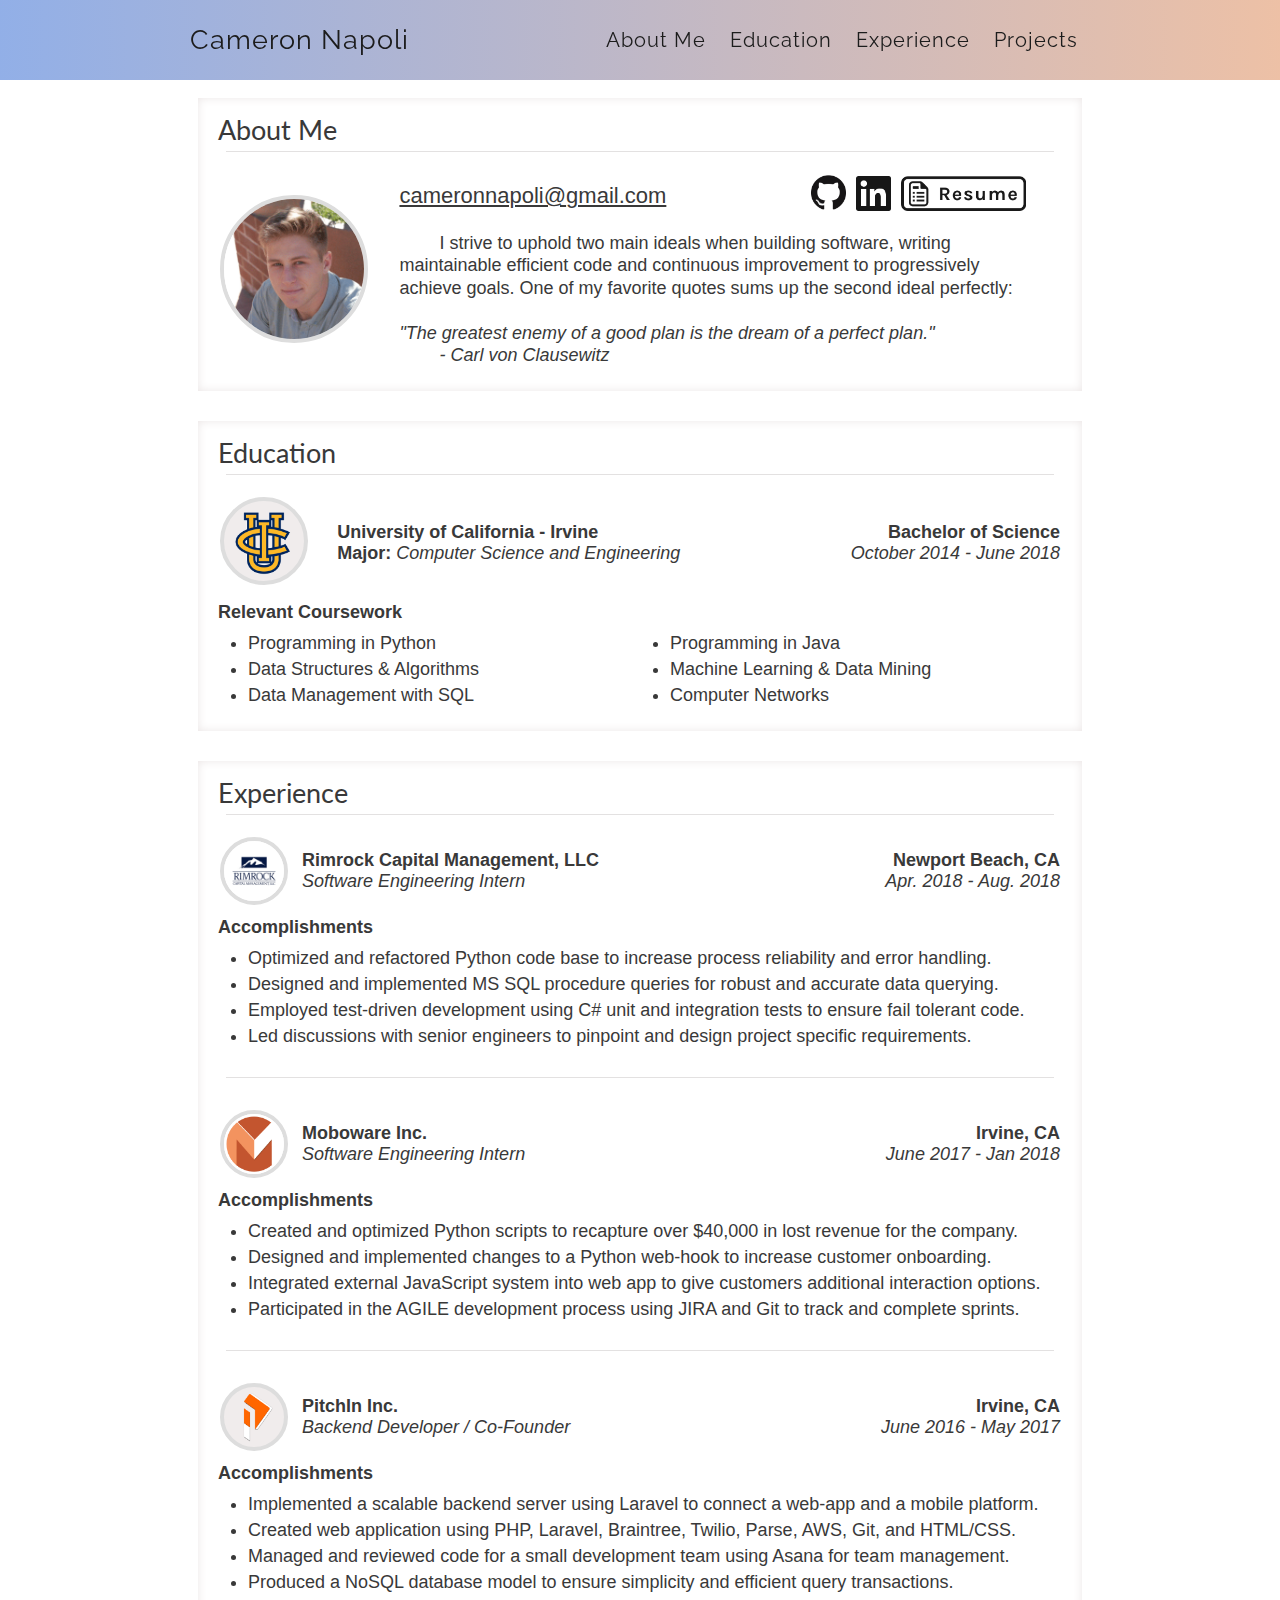
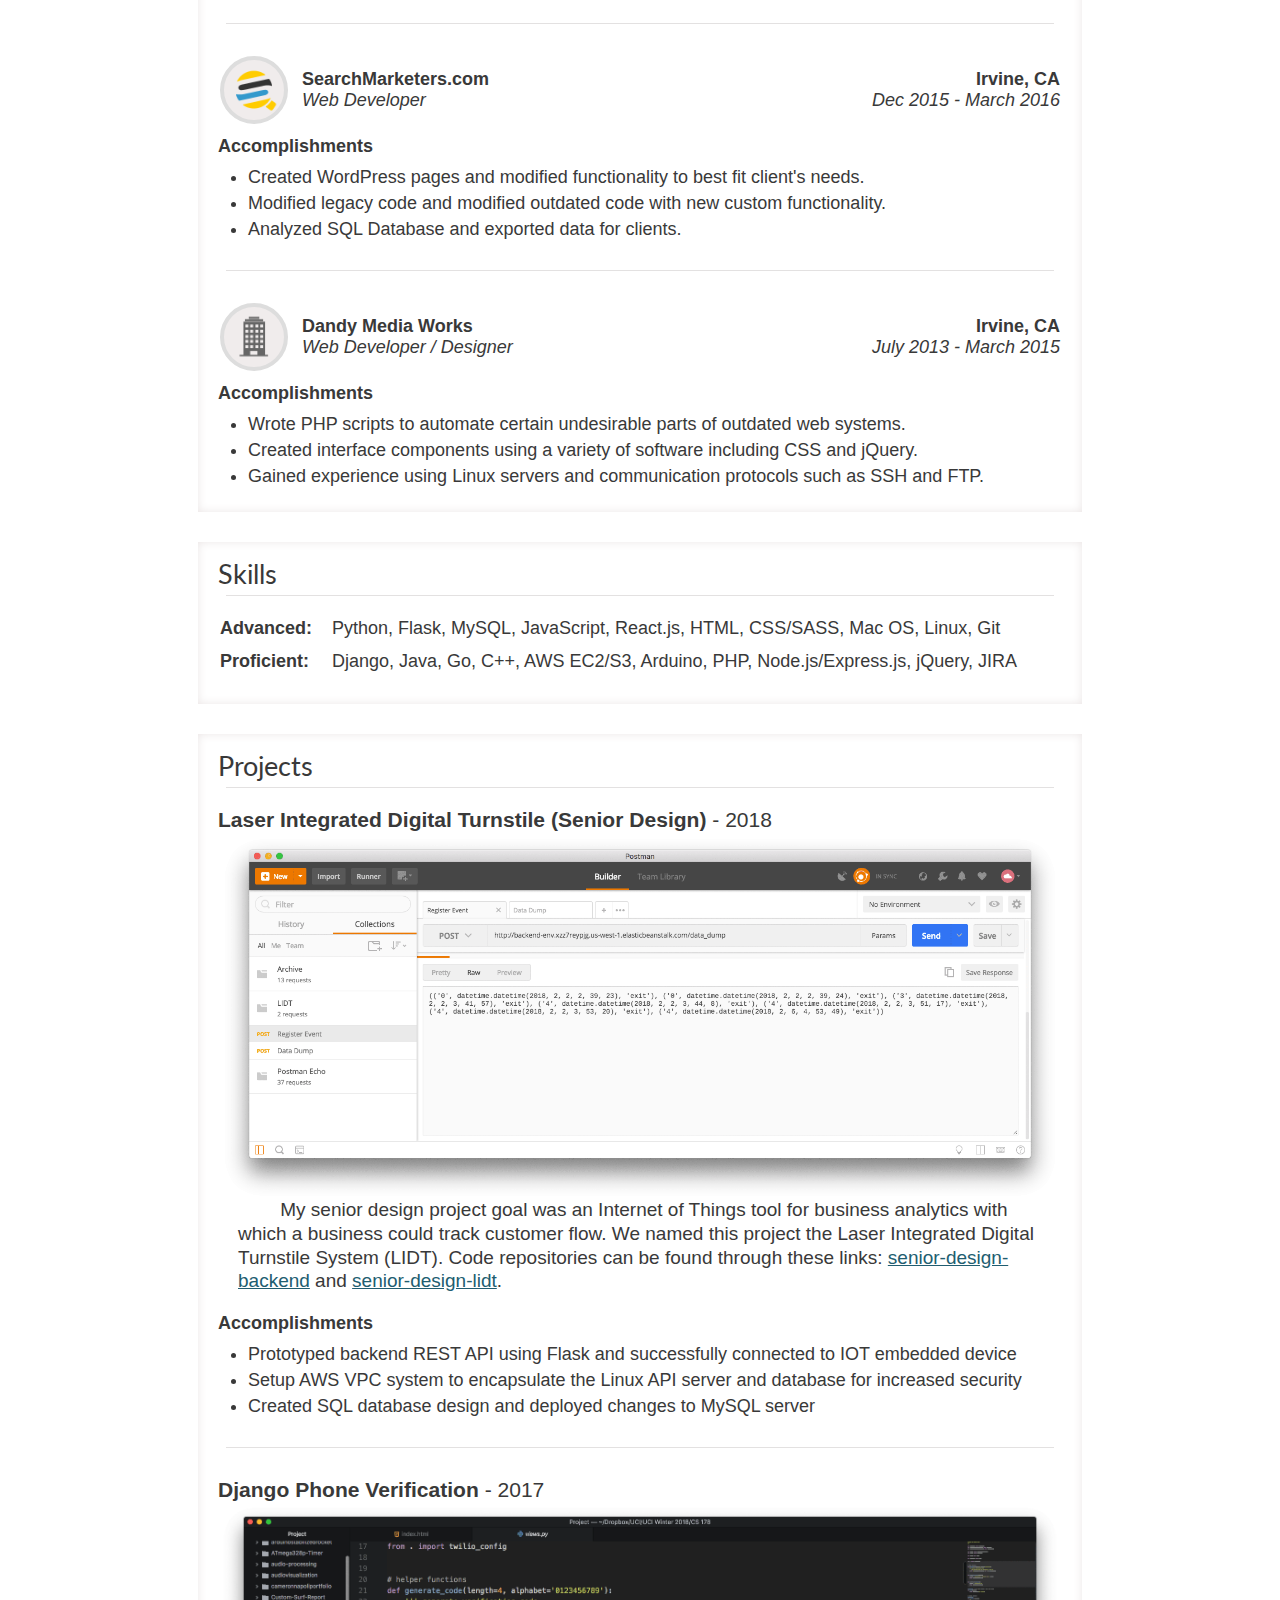
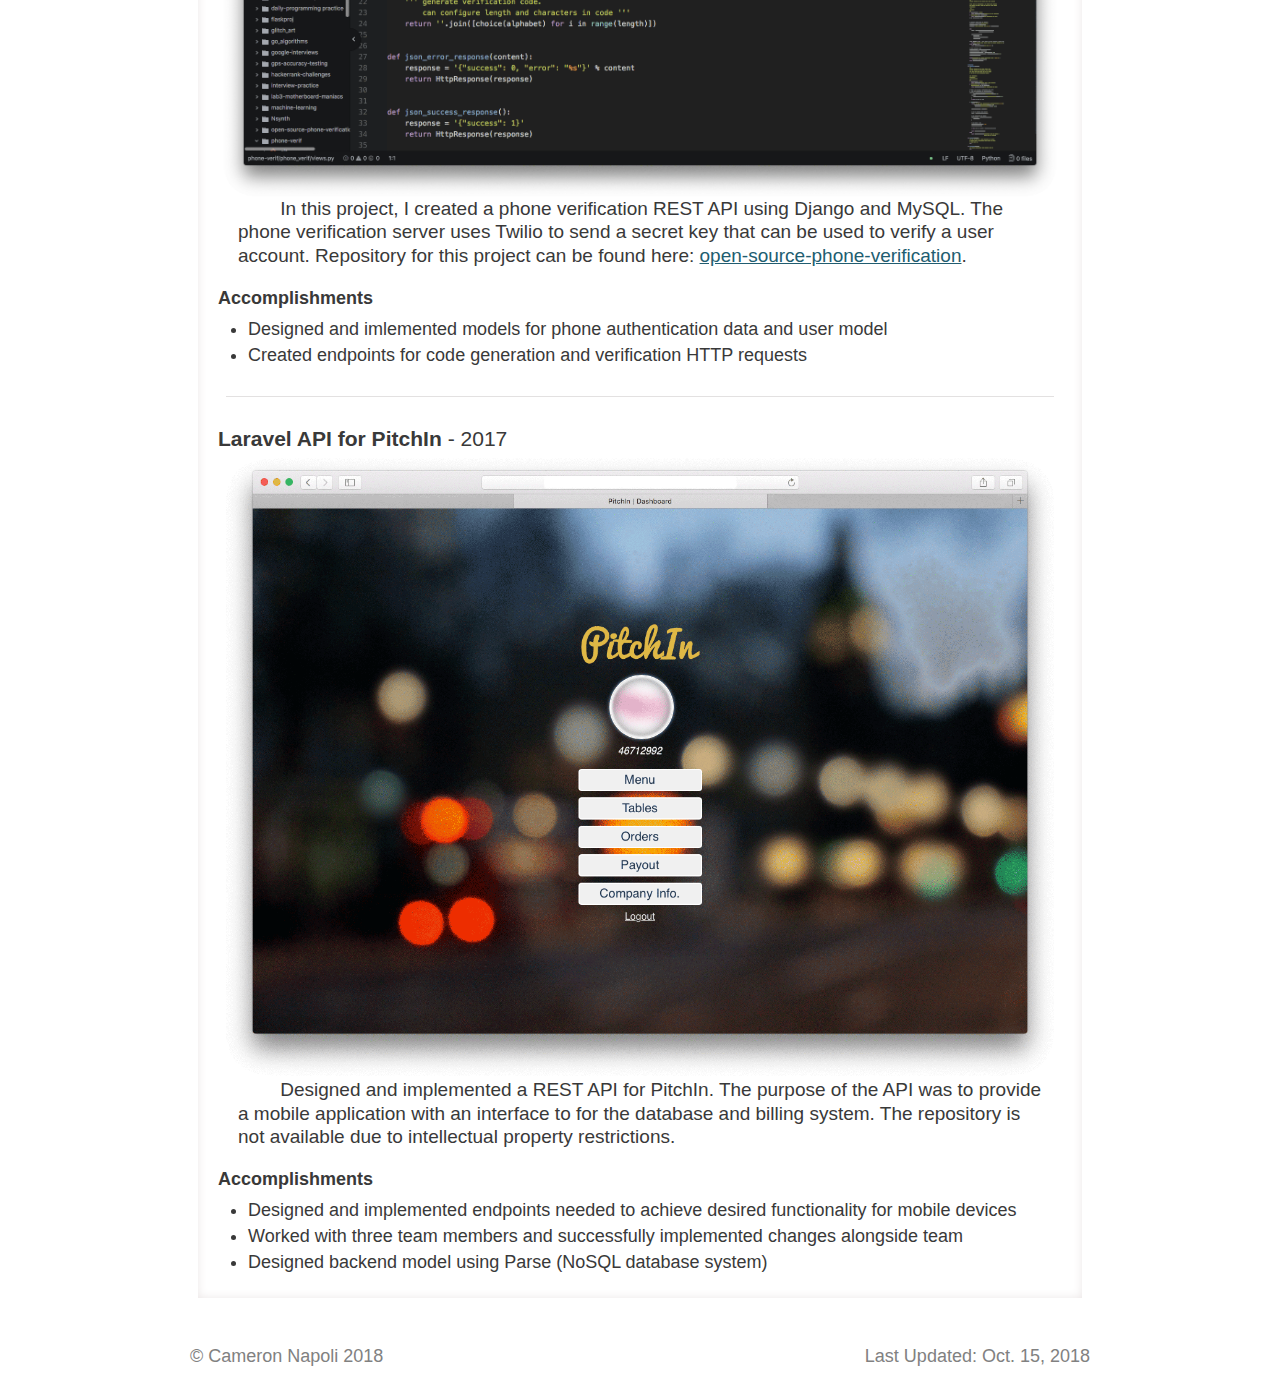
<file: index.html>
<!DOCTYPE html>
<html lang="en">
<head>
  <meta charset="UTF-8">
  <title>Cameron Napoli - Portfolio</title>

  <style type="text/css">
    span.displaynone {
      display: none;
    }
  </style>

  <!-- Google Analytics -->
  <script>
    (function(i,s,o,g,r,a,m){i['GoogleAnalyticsObject']=r;i[r]=i[r]||function(){
      (i[r].q=i[r].q||[]).push(arguments)},i[r].l=1*new Date();a=s.createElement(o),
      m=s.getElementsByTagName(o)[0];a.async=1;a.src=g;m.parentNode.insertBefore(a,m)
    })(window,document,'script','https://www.google-analytics.com/analytics.js','ga');

    ga('create', 'UA-71738892-2', 'auto');
    ga('send', 'pageview', location.pathname);
  </script>
  <!-- End Google Analytics -->

  <script src="https://ajax.googleapis.com/ajax/libs/jquery/3.3.1/jquery.min.js"></script>
  <!-- Compiled SASS -->
  <link href="https://fonts.googleapis.com/css?family=Raleway|Lato" rel="stylesheet">
  <link rel="stylesheet" type="text/css" href="main.css?v=3">
</head>
<body>

<div id="header">
  <div id="inner-header">
    <div id="name">
      Cameron Napoli
    </div>
    <div id="links">
      <div class="link">
        <a href="#about_me">About Me</a>
      </div>
      <div class="link">
        <a href="#education">Education</a>
      </div>
      <div class="link">
        <a href="#experience">Experience</a>
      </div>
      <div class="link">
        <a href="#projects">Projects</a>
      </div>
    </div>
    <div id="dropdown_links">
      <!-- [-] -->
    </div>
  </div>
</div>

<div id="header-box">&nbsp;</div>

<div id="content">
  <div class="clear height10"></div>
  <div id="inner-body">

    <div class="section about_me" id="about_me">
      <h2>About Me</h2>
      <div class="gray-line1"></div>


      <!-- Outer container here that will flex -->
      <table>
        <tr>
          <td class="t_left">
            <img src="imgs/profile-photo.gif" class="profile-photo" alt="profile photo" width="140" height="140"/>
          </td>

          <td class="t_right">
            <table>
              <tr>
                <td class="email">cameronnapoli&#64;<span class="displaynone">nulldisp</span>gmail.com</td>
                <td class="links">
                  <a href="resources/cnapoli_resume.pdf?v=2" target="_blank" style="float:right;">
                    <img width="125" height="35" src="imgs/file-icon-comb.png" alt="resume image" />
                  </a>
                  <a href="https://www.linkedin.com/in/cameronnapoli/" target="_blank" style="float:right;">
                    <img width="35" height="35" src="imgs/linkedin-logo.png" style="margin-right:5px;" alt="LinkedIn Logo" />
                  </a>
                  <a href="https://github.com/cameronnapoli" target="_blank" style="float:right;">
                    <img width="35" height="35" src="imgs/github-logo.png" style="margin-right:5px;margin-top:-1px;" alt="Github Logo" />
                  </a>

                </td>
              </tr>
              <tr>
                <td class="bio" colspan="2">
                  <span class="text-bio">
                      &nbsp;&nbsp;&nbsp;&nbsp;&nbsp;&nbsp;&nbsp;&nbsp;I
                      strive to uphold two main ideals when building software,
                      writing maintainable efficient code and continuous improvement
                      to progressively achieve goals.
                      One of my favorite quotes sums up the second ideal perfectly:
                      <br/><br/>
                      <i>"The greatest enemy of a good plan is the dream of a perfect plan."
                      <br/>&nbsp;&nbsp;&nbsp;&nbsp;&nbsp;&nbsp;&nbsp;&nbsp;- Carl von Clausewitz</i>
                  </span>
                </td>
              </tr>
            </table>
          </td>
        </tr>
      </table>
      <div class="clear"></div>


      <!-- <div style="background-color:#f2ecb0;">
          <br><br>
          Add a javascript canvas effect in the background
          <br><br>
          Fade in background shadow for links
          <br><br>
          [Bio | Below]
      </div> -->


    </div>

    <div class="section education" id="education">
      <h2>Education</h2>
      <div class="gray-line1"></div>

      <table>
        <tr>
          <td>
            <img width="80" height="80" alt="UC Irvine" src="imgs/uci-logo.gif" class="img-icon img-big"/>
          </td>
          <td>
            <div class="float_text l_text">
              <b>University of California &hyphen; Irvine</b>
            </div>
            <div class="float_text r_text">
              <b>Bachelor of Science</b>
            </div>
            <div class="clear"></div>
            <div class="float_text l_text" style="width:65%;">
              <b>Major: </b><i>Computer Science and Engineering</i>
            </div>
            <div class="float_text r_text" style="width:35%;">
              <i>October 2014 - June 2018</i>
            </div>
          </td>
        </tr>
      </table>


      <div style="font-weight:bold;margin: 10px 0px 10px 0px; clear:both;">Relevant Coursework</div>

      <div id="col1">
        <ul>
          <li>Programming in Python</li>
          <li>Data Structures & Algorithms</li>
          <li>Data Management with SQL</li>
        </ul>
      </div>
      <div id="col2">
        <ul>
          <li>Programming in Java</li>
          <li>Machine Learning & Data Mining</li>
          <li>Computer Networks</li>
        </ul>
      </div>


    </div>

    <div class="section experience" id="experience">
      <h2>Experience</h2>
      <div class="gray-line1"></div>

      <div class="experience_section">

        <table>
          <tr>
            <td class="icon">
              <img class="img-icon float_img" src="imgs/rimrock-logo.png" alt="Rimrock Logo" />
            </td>
            <td>
              <div class="float_text l_text">
                <b>Rimrock Capital Management, LLC</b>
              </div>
              <div class="float_text r_text">
                <b>Newport Beach, CA</b>
              </div>
              <div class="clear" style="height:0px;"></div>
              <div class="float_text l_text" style="width:50%;">
                <i>Software Engineering Intern</i>
              </div>
              <div class="float_text r_text" style="width:50%;">
                <i>Apr. 2018 - Aug. 2018</i>
              </div>
            </td>
          </tr>
        </table>
        <div class="accomplishments">Accomplishments</div>

        <ul>
          <li>Optimized and refactored Python code base to increase process reliability and error handling.</li>
          <li>Designed and implemented MS SQL procedure queries for robust and accurate data querying.</li>
          <li>Employed test-driven development using C# unit and integration tests to ensure fail tolerant code.</li>
          <li>Led discussions with senior engineers to pinpoint and design project specific requirements.</li>
        </ul>
      </div>

      <div class="gray-line2"></div>

      <div class="experience_section">
        <table>
          <tr>
            <td class="icon">
              <img class="img-icon float_img" src="imgs/moboware-logo.png" alt="Moboware Logo" />
            </td>
            <td>
              <div class="float_text l_text">
                <b>Moboware Inc.</b>
              </div>
              <div class="float_text r_text">
                <b>Irvine, CA</b>
              </div>
              <div class="clear" style="height:0px;"></div>
              <div class="float_text l_text" style="width:50%;">
                <i>Software Engineering Intern</i>
              </div>
              <div class="float_text r_text" style="width:50%;">
                <i>June 2017 - Jan 2018</i>
              </div>
            </td>
          </tr>
        </table>
        <div class="accomplishments">Accomplishments</div>

        <ul>
          <li>Created and optimized Python scripts to recapture over $40,000 in lost revenue for the company.</li>
          <li>Designed and implemented changes to a Python web-hook to increase customer onboarding.</li>
          <li>Integrated external JavaScript system into web app to give customers additional interaction options.</li>
          <li>Participated in the AGILE development process using JIRA and Git to track and complete sprints.</li>
        </ul>
      </div>

      <div class="gray-line2"></div>
      <div class="experience_section">
        <table>
          <tr>
            <td class="icon">
              <img class="img-icon float_img" src="imgs/pitchin-logo.png"/>
            </td>
            <td>
              <div class="float_text l_text">
                <b>PitchIn Inc.</b>
              </div>
              <div class="float_text r_text">
                <b>Irvine, CA</b>
              </div>
              <div class="clear" style="height:0px;"></div>
              <div class="float_text l_text" style="width:50%;">
                <i>Backend Developer / Co-Founder</i>
              </div>
              <div class="float_text r_text" style="width:50%;">
                <i>June 2016 - May 2017</i>
              </div>
            </td>
          </tr>
        </table>
        <div class="accomplishments">Accomplishments</div>

        <ul>
          <li>Implemented a scalable backend server using Laravel to connect a web-app and a mobile platform.</li>
          <li>Created web application using PHP, Laravel, Braintree, Twilio, Parse, AWS, Git, and HTML/CSS.</li>
          <li>Managed and reviewed code for a small development team using Asana for team management.</li>
          <li>Produced a NoSQL database model to ensure simplicity and efficient query transactions.</li>
        </ul>
      </div>

      <div class="gray-line2"></div>
      <div class="experience_section">

        <table>
          <tr>
            <td class="icon">
              <img class="img-icon float_img" src="imgs/search-marketers-logo.png"/>
            </td>
            <td>
              <div class="float_text l_text">
                <b>SearchMarketers.com</b>
              </div>
              <div class="float_text r_text">
                <b>Irvine, CA</b>
              </div>
              <div class="clear" style="height:0px;"></div>
              <div class="float_text l_text" style="width:50%;">
                <i>Web Developer</i>
              </div>
              <div class="float_text r_text" style="width:50%;">
                <i>Dec 2015 - March 2016</i>
              </div>
            </td>
          </tr>
        </table>
        <div class="accomplishments">Accomplishments</div>

        <ul>
          <li>Created WordPress pages and modified functionality to best fit client's needs.</li>
          <li>Modified legacy code and modified outdated code with new custom functionality.</li>
          <li>Analyzed SQL Database and exported data for clients.</li>
        </ul>
      </div>

      <div class="gray-line2"></div>
      <div class="experience_section">

        <table>
          <tr>
            <td class="icon">
              <img class="img-icon float_img" src="imgs/office-building.png" alt="Office Building" />
            </td>
            <td>
              <div class="float_text l_text">
                <b>Dandy Media Works</b>
              </div>
              <div class="float_text r_text">
                <b>Irvine, CA</b>
              </div>
              <div class="clear" style="height:0px;"></div>
              <div class="float_text l_text" style="width:50%;">
                <i>Web Developer / Designer</i>
              </div>
              <div class="float_text r_text" style="width:50%;">
                <i>July 2013 - March 2015</i>
              </div>
            </td>
          </tr>
        </table>
        <div class="accomplishments">Accomplishments</div>

        <ul>
          <li>Wrote PHP scripts to automate certain undesirable parts of outdated web systems.</li>
          <li>Created interface components using a variety of software including CSS and jQuery.</li>
          <li>Gained experience using Linux servers and communication protocols such as SSH and FTP.</li>
        </ul>
      </div>

    </div>

    <div class="section skills" id="skills">
      <h2>Skills</h2>
      <div class="gray-line1"></div>

      <table>
        <tr>
          <td class="bold">Advanced:</td>
          <td>
            Python, Flask, MySQL, JavaScript, React.js, HTML, CSS/SASS, Mac OS, Linux, Git
          </td>
        </tr>
        <tr>
          <td class="bold">Proficient:</td>
          <td>
            Django, Java, Go, C++, AWS EC2/S3, Arduino, PHP, Node.js/Express.js, jQuery, JIRA
          </td>
        </tr>
      </table>
    </div>


    <div class="section projects" id="projects">
      <h2>Projects</h2>

      <div class="gray-line1"></div>

      <h3>Laser Integrated Digital Turnstile (Senior Design) <span style="font-weight:100;"> - 2018</span></h3>
      <img style="width:100%;height:auto;" src="imgs/sen_design.gif" alt="Project Image">
      <div class="description" style="margin-top:-30px;">
        <p>&nbsp;&nbsp;&nbsp;&nbsp;&nbsp;&nbsp;&nbsp;&nbsp;My
          senior design project goal was an Internet of Things tool for business analytics
          with which a business could track customer flow. We named this
          project the Laser Integrated Digital Turnstile System (LIDT).
          Code repositories can be found through these links:
          <a href="https://github.com/cameronnapoli/senior-design-backend" target="_blank">senior-design-backend</a>
          and
          <a href="https://github.com/cameronnapoli/senior-design-lidt" target="_blank">senior-design-lidt</a>. </p>
      </div>
      <div class="accomplishments">Accomplishments</div>
      <div class="bullets">
        <ul>
          <li>Prototyped backend REST API using Flask and successfully connected to IOT embedded device</li>
          <li>Setup AWS VPC system to encapsulate the Linux API server and database for increased security</li>
          <li>Created SQL database design and deployed changes to MySQL server</li>
        </ul>
      </div>


      <div class="gray-line3"></div>

      <h3>Django Phone Verification <span style="font-weight:100;"> - 2017</span></h3>
      <img style="width:100%;height:auto;" src="imgs/phone_verif.gif" alt="Project Image">
      <div class="description" style="margin-top:-30px;">
        &nbsp;&nbsp;&nbsp;&nbsp;&nbsp;&nbsp;&nbsp;&nbsp;In this project, I created a phone verification REST API using
        Django and MySQL.
        The phone verification server uses Twilio to send a secret key that can be used
        to verify a user account. Repository for this project can be found here:
        <a href="https://github.com/cameronnapoli/open-source-phone-verification" target="_blank">open-source-phone-verification</a>.
      </div>
      <div class="accomplishments">Accomplishments</div>
      <div class="bullets">
        <ul>
          <li>Designed and imlemented models for phone authentication data and user model</li>
          <li>Created endpoints for code generation and verification HTTP requests</li>
        </ul>
      </div>


      <div class="gray-line3"></div>

      <h3>Laravel API for PitchIn <span style="font-weight:100;"> - 2017</span></h3>
      <img style="width:100%;height:auto;" src="imgs/pitchin_proj.gif" alt="Project Image">
      <div class="description" style="margin-top:-30px;">
        &nbsp;&nbsp;&nbsp;&nbsp;&nbsp;&nbsp;&nbsp;&nbsp;Designed and implemented a REST API for PitchIn. The purpose of
        the API was to
        provide a mobile application with an interface to for the database
        and billing system. The repository is not available due to intellectual property restrictions.
      </div>
      <div class="accomplishments">Accomplishments</div>
      <div class="bullets">
        <ul>
          <li>Designed and implemented endpoints needed to achieve desired functionality for mobile devices</li>
          <li>Worked with three team members and successfully implemented changes alongside team</li>
          <li>Designed backend model using Parse (NoSQL database system)</li>
        </ul>
      </div>

    </div>
  </div>


  <div id="footer">
    <div class="left">&copy; Cameron Napoli 2018</div>
    <div class="right">Last Updated: Oct. 15, 2018</div>
  </div>
</div>

<script>
  var headerHeight = 80;

  $('a[href*="#"]')
  // remove invalid links
    .not('[href="#"]')
    .not('[href="#0"]')
    .click(function (event) {
      if (location.pathname.replace(/^\//, '') == this.pathname.replace(/^\//, '')
        && location.hostname == this.hostname) {
        // Find target element
        var target = $(this.hash);
        target = target.length ? target : $('[name=' + this.hash.slice(1) + ']');
        if (target.length) {
          event.preventDefault();
          $('html, body').animate({
            scrollTop: target.offset().top - (headerHeight + 10)
          }, 500, function () {
          });
        }
      }
    });
</script>
</body>
</html>
</file>
<file: main.css>
*{margin:0;padding:0}body{background-color:#fff;font-family:arial;color:#222}a{color:#222;text-decoration:none}.clear{clear:both;width:100%}.accomplishments{font-weight:bold;margin:10px 0px 10px 0px;clear:both}.height10{height:10px}.img-icon{width:60px;height:60px;border-radius:1000px;border:4px solid #ddd;background-color:rgba(237,232,232,0.81)}.bold{font-weight:bold}.img-big{width:80px;height:80px}.float_text{float:left}.l_text{text-align:left;width:50%}.r_text{text-align:right;width:50%}.float_img{float:left}.profile-photo{width:140px;height:140px;border-radius:1000px;border:4px solid #ddd}li{margin-left:30px;margin-bottom:5px}#header{font-family:"Raleway",sans-serif;letter-spacing:1px;width:100%;height:80px;position:fixed;top:0;background:-moz-linear-gradient(left, rgba(140,171,230,0.95) 0%, rgba(236,189,161,0.95) 100%);background:-webkit-linear-gradient(left, rgba(140,171,230,0.95) 0%, rgba(236,189,161,0.95) 100%);background:linear-gradient(to right, rgba(140,171,230,0.95) 0%, rgba(236,189,161,0.95) 100%)}#header #inner-header{width:900px;height:auto;margin:0px auto;color:#1c1c1c}@media only screen and (max-width: 900px){#header #inner-header{width:auto}}#header #inner-header #name{width:220px;float:left;font-size:27px;font-weight:normal;line-height:80px}@media only screen and (max-width: 900px){#header #inner-header #name{padding-left:15px}}#header #inner-header #links{width:auto;float:right;display:block;line-height:80px}@media only screen and (max-width: 900px){#header #inner-header #links{display:none}}#header #inner-header #links .link{width:auto;float:left;margin:0px 12px;font-size:20px}#header #inner-header #links .link a{color:#1c1c1c;transition:all 0.25s ease}#header #inner-header #links .link a:hover{color:#595959}#header #inner-header #links .link:hover{cursor:pointer}#header #inner-header #dropdown_links{float:right;display:none}#header-box{width:100%;height:80px}#content{width:900px;height:auto;margin:0px auto;font-size:18px}#content #inner-body{padding:8px}#content #inner-body .gray-line,#content #inner-body .gray-line1,#content #inner-body .gray-line2,#content #inner-body .gray-line3{width:98%;height:1px;background-color:#e3e1e1}#content #inner-body .gray-line1{margin:5px 1% 20px 1%}#content #inner-body .gray-line2{margin:30px 1% 30px 1%}#content #inner-body .gray-line3{margin:30px 1% 30px 1%}#content #inner-body .about_me .t_right table{width:100%}#content #inner-body .about_me .t_right table tr td.email{width:42%;padding:0% 4% 2% 4%;font-size:22px;line-height:22px;text-decoration:underline}#content #inner-body .about_me .t_right table tr td.links{width:42%;padding:0% 4% 2% 4%;line-height:22px}#content #inner-body .about_me .t_right table tr td.links a{margin-right:5px}#content #inner-body .about_me .t_right table tr td.bio{width:92%;height:auto;padding:0% 4% 0% 4%;line-height:1.25}#content #inner-body .education table{width:100%}#content #inner-body .skills .clear{height:20px}#content #inner-body .skills table .bold{width:110px;font-weight:bold;vertical-align:top}#content #inner-body .skills table td{padding-bottom:10px}#content #inner-body .section{box-shadow:0px 0px 10px #ebe6e6 inset;color:#393939;padding:15px 20px 20px 20px;margin-bottom:30px;overflow:hidden}#content #inner-body .section table{width:100%}#content #inner-body .section table tr td.icon{width:80px}#content #inner-body .section h2{font-weight:normal;font-size:27px;font-family:"Lato",sans-serif}#content #inner-body .section .experience_section ul li{font-size:18px}#content #inner-body .section .experience_section .clear{height:10px}#content #inner-body .section div#col1{width:50%;height:auto;float:left}#content #inner-body .section div#col2{width:50%;height:auto;float:left}#content #inner-body .projects .clear{height:50px}#content #inner-body .projects a{color:#215d70;text-decoration:underline}#content #inner-body .projects a:hover{color:#498a9e}#content #inner-body .projects .description{padding:20px 20px 10px 20px;font-size:19px;line-height:1.25}#content #footer{height:40px;margin:0px 0px 20px 0px;color:#818181;font-size:18px;line-height:40px}#content #footer div.left{height:40px;float:left;text-align:left}#content #footer div.right{height:40px;float:right;text-align:right}
/*# sourceMappingURL=main.css.map */
</file>
